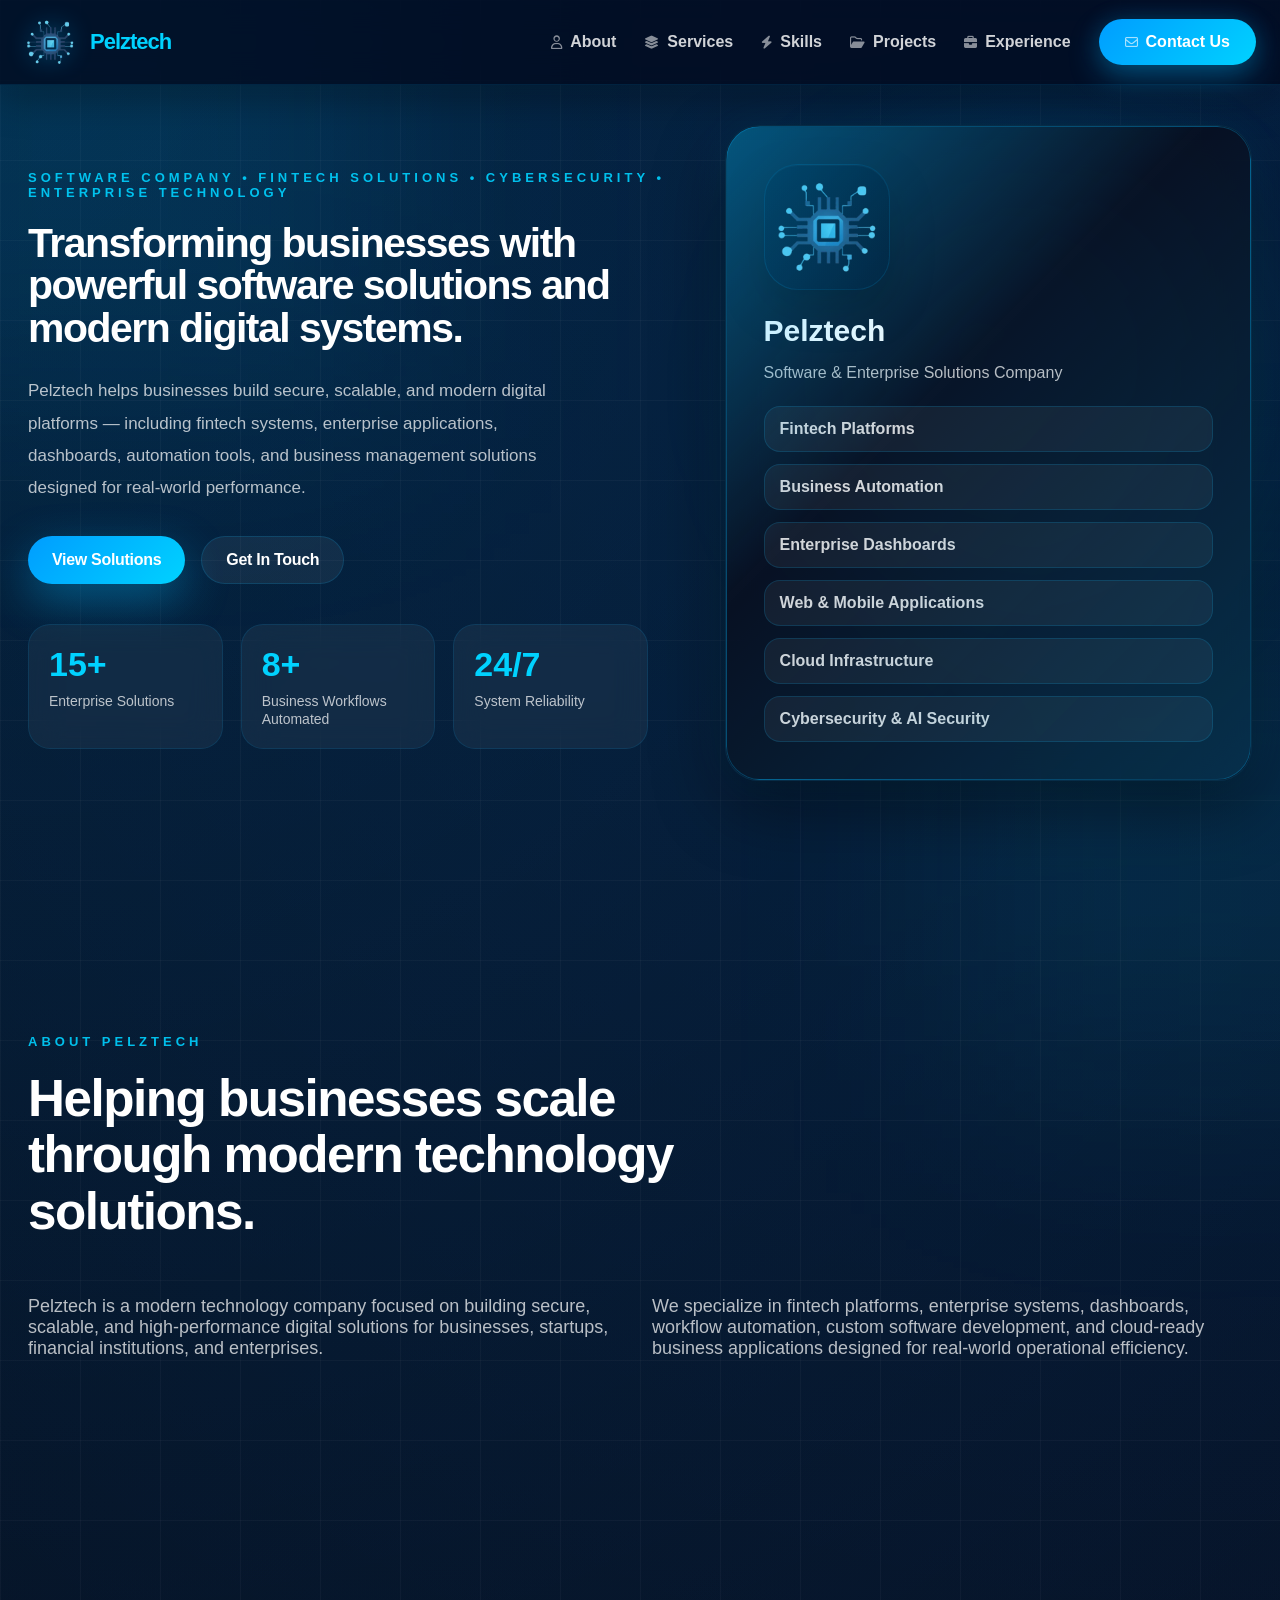
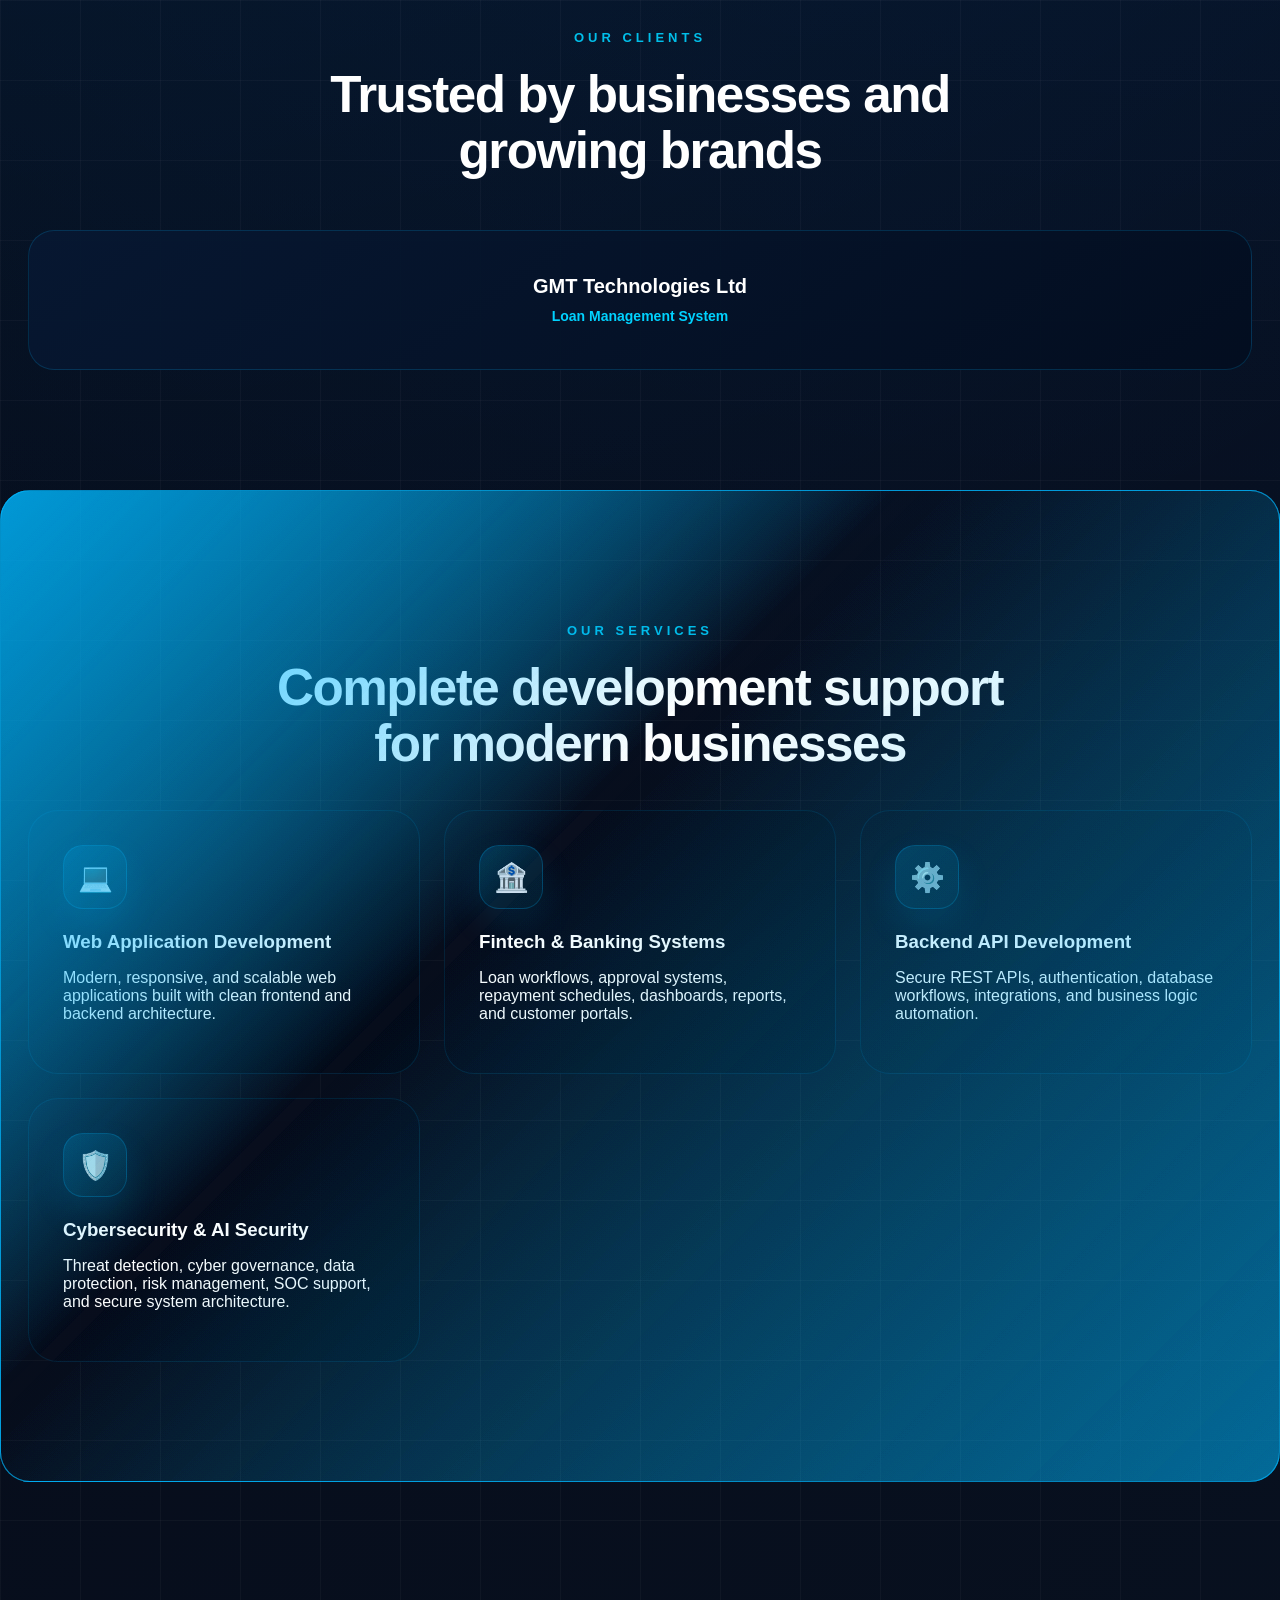
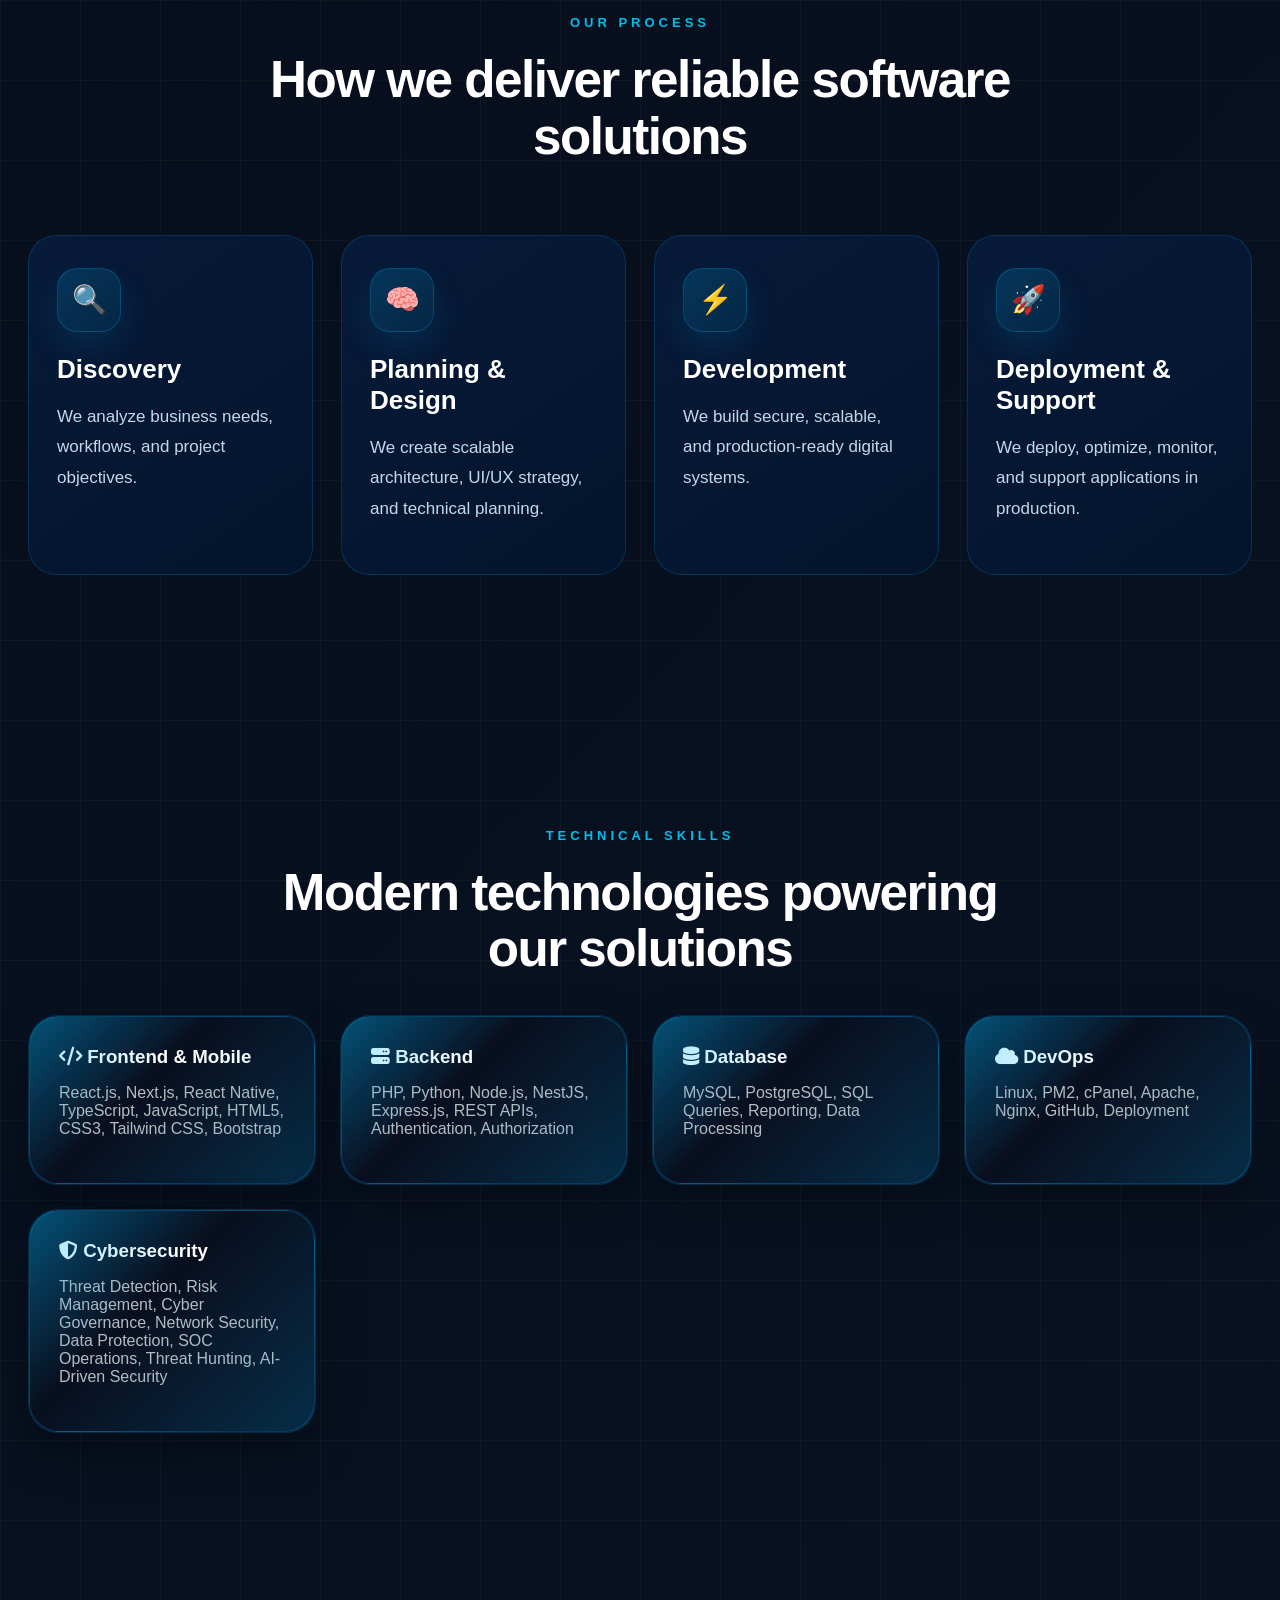
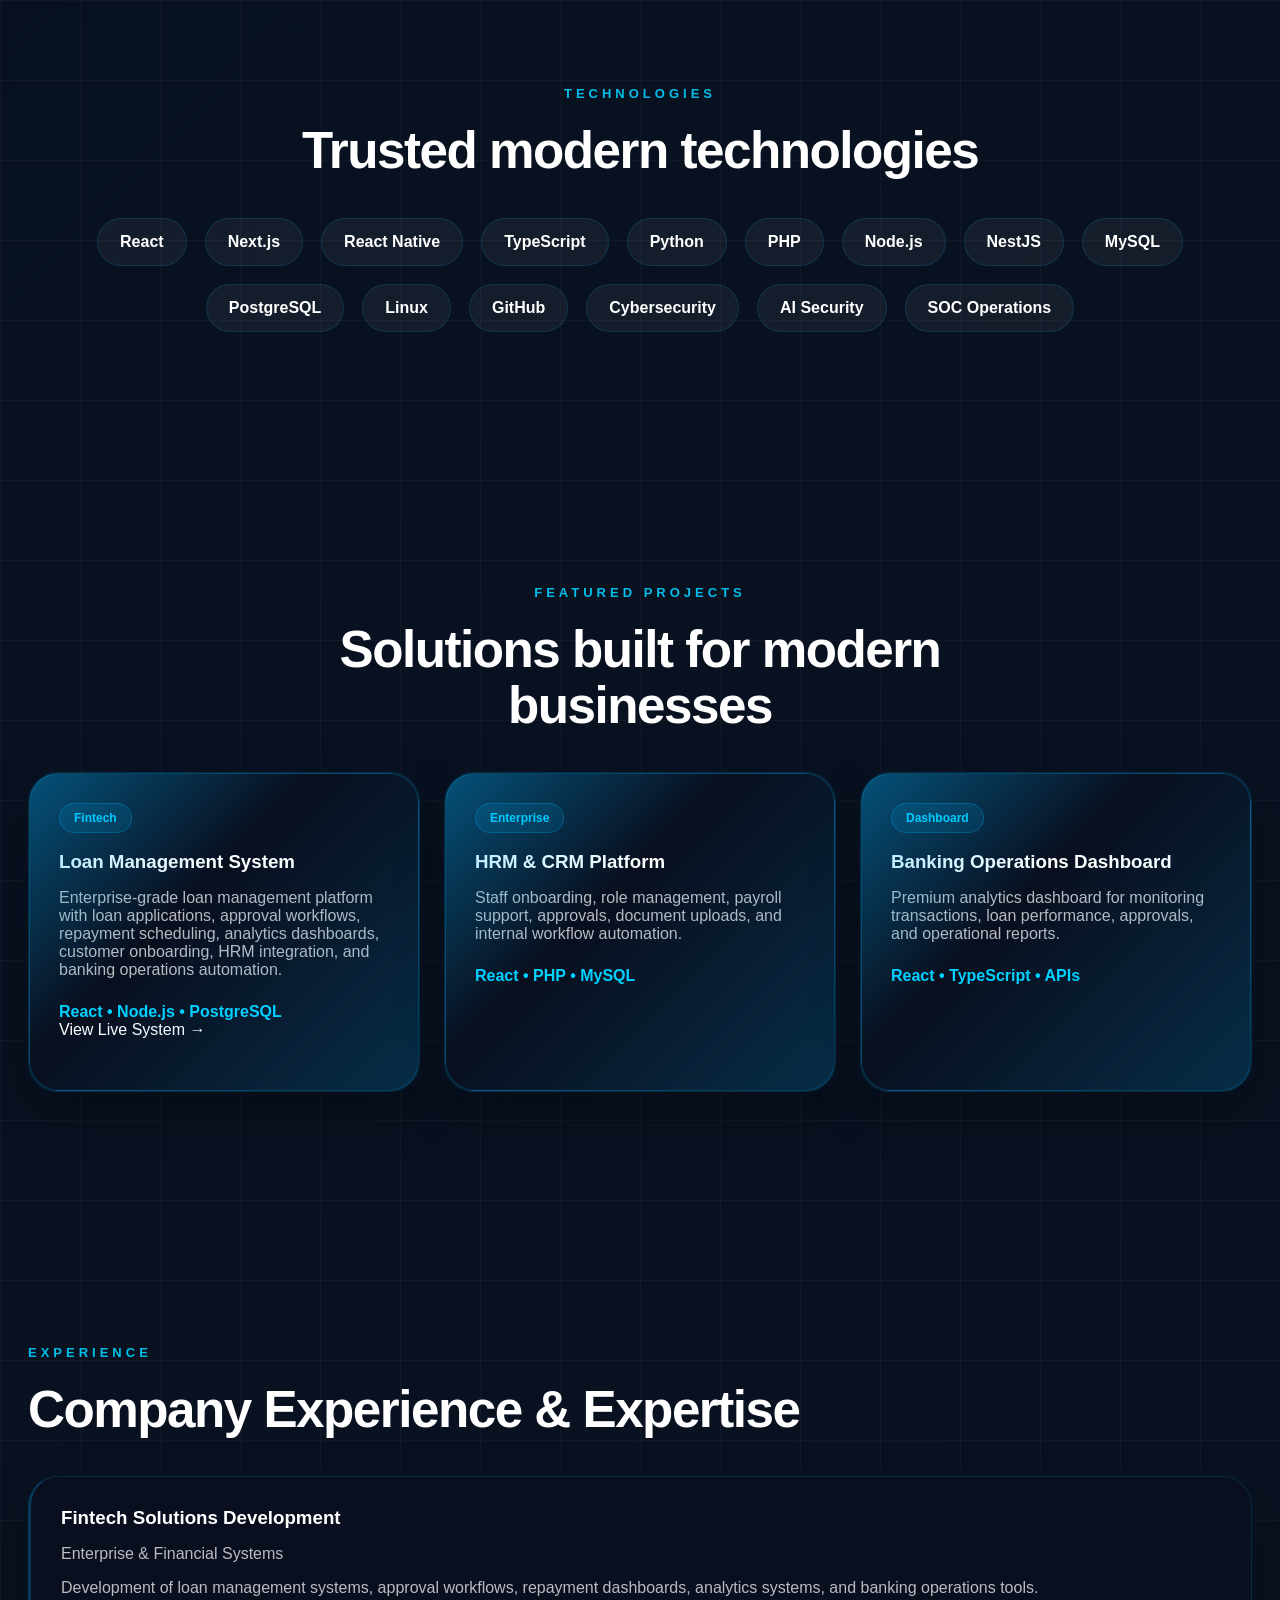
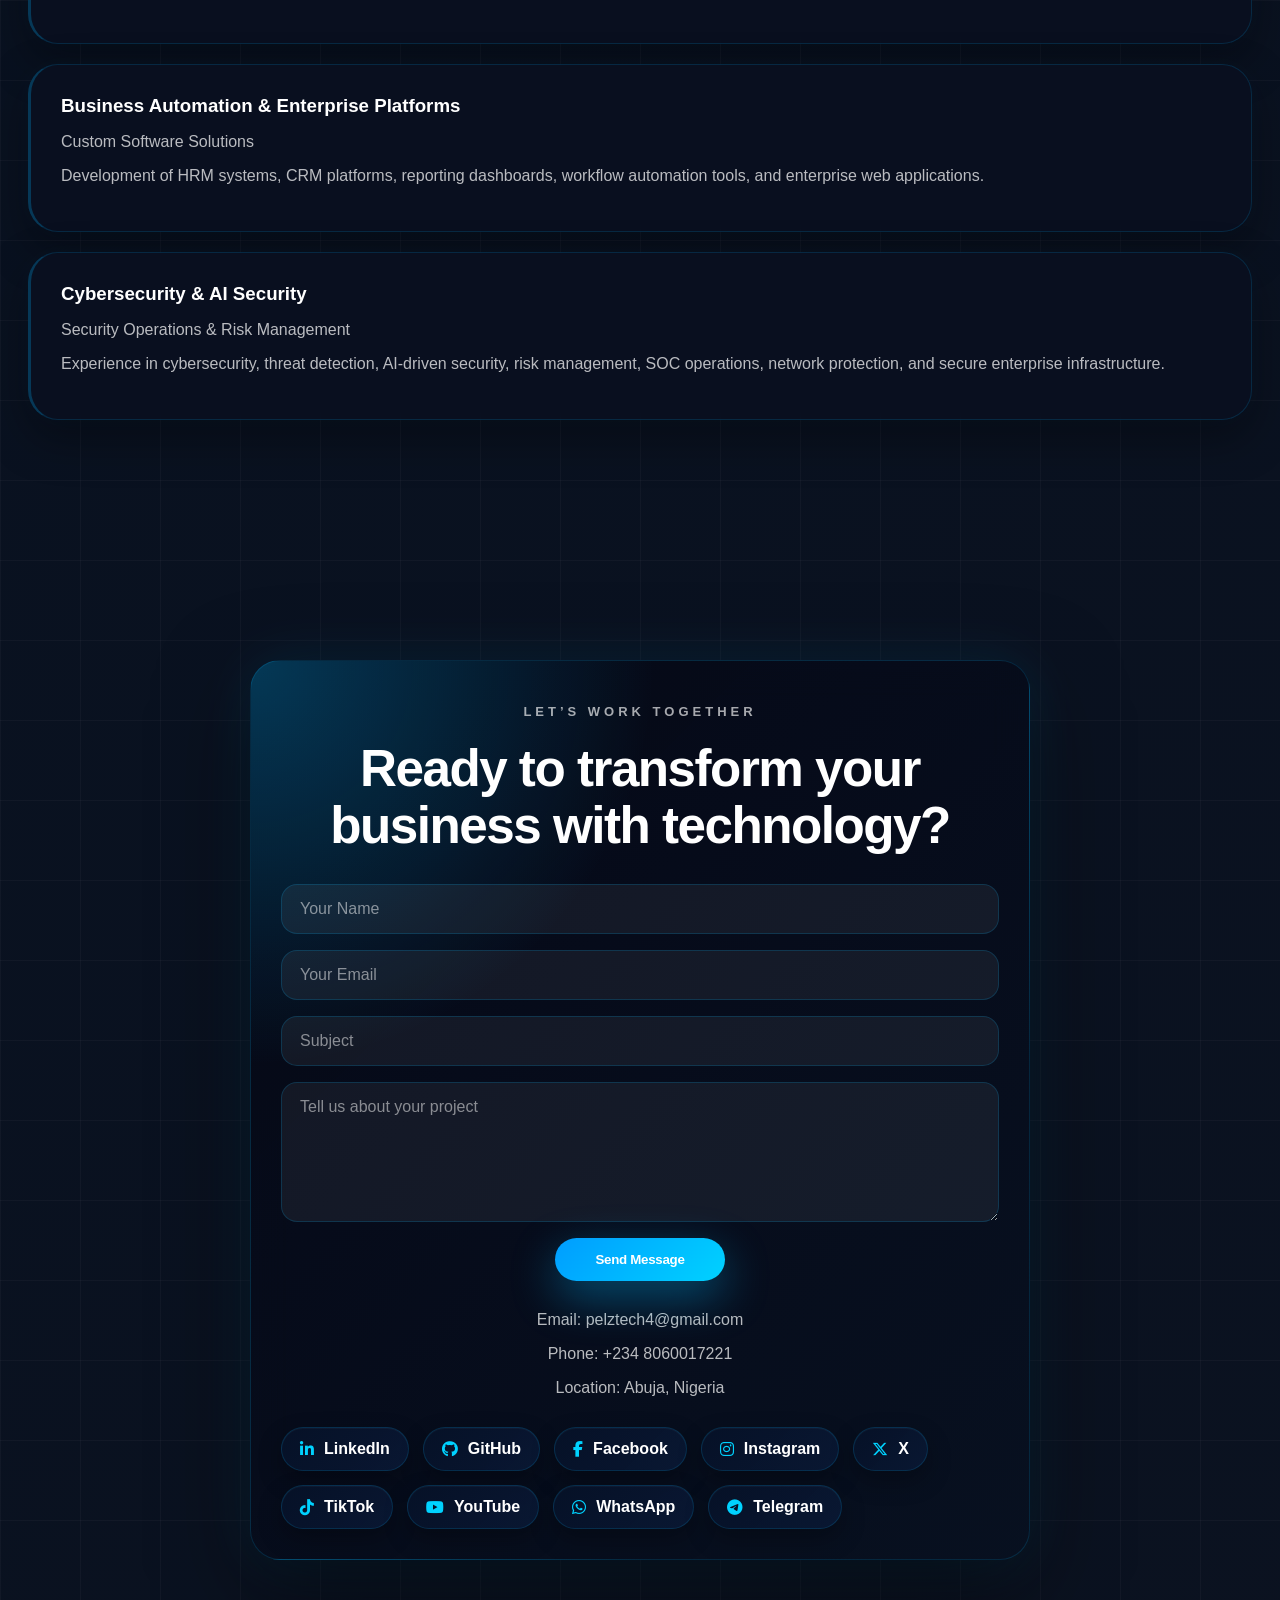
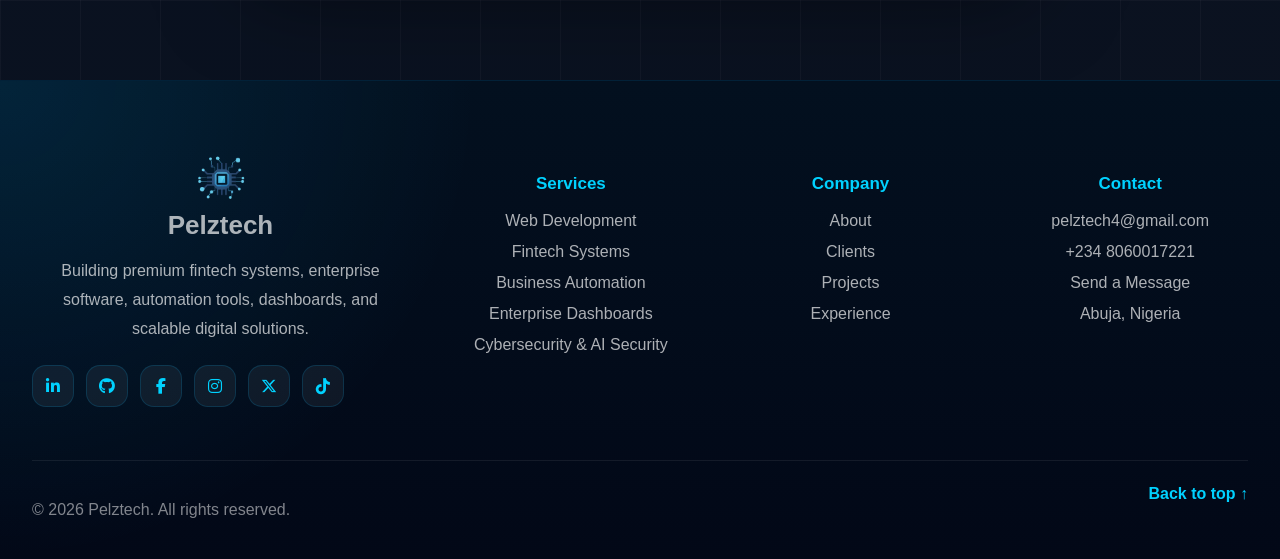
<file: index.html>
<!DOCTYPE html>
<html lang="en">
<head>
  <meta charset="UTF-8" />
  <meta name="viewport" content="width=device-width, initial-scale=1.0" />
  <title>Pelztech | Software Development, Cybersecurity & Fintech Solutions</title>
  <meta name="description" content="Pelztech delivers modern software solutions, fintech systems, cybersecurity, AI security, enterprise applications, dashboards, automation platforms, and digital transformation services." />
  <link rel="stylesheet" href="https://cdnjs.cloudflare.com/ajax/libs/font-awesome/6.5.1/css/all.min.css" />
<link rel="stylesheet" href="style.css" />
</head>

<body>
  <div class="scroll-progress" id="scrollProgress"></div>
<header class="site-header">
  <nav class="navbar">
    <a href="#home" class="brand">
      <img src="pelztechnewlogo-removebg-preview.png" alt="Pelztech Logo" class="brand-logo" />
      <span>Pelztech</span>
    </a>

    <button class="menu-toggle" id="menuToggle">☰</button>

    <div class="nav-links" id="navLinks">
  <a href="#about"><i class="fa-regular fa-user"></i><span>About</span></a>
  <a href="#services"><i class="fa-solid fa-layer-group"></i><span>Services</span></a>
  <a href="#skills"><i class="fa-solid fa-bolt"></i><span>Skills</span></a>
  <a href="#projects"><i class="fa-regular fa-folder-open"></i><span>Projects</span></a>
  <a href="#experience"><i class="fa-solid fa-briefcase"></i><span>Experience</span></a>
  <a href="#contact" class="nav-cta"><i class="fa-regular fa-envelope"></i><span>Contact Us</span></a>
</div>
  </nav>
</header>

<main>
  <section id="home" class="hero section reveal">
    <div class="hero-content">
      <p class="eyebrow">Software Company • Fintech Solutions • Cybersecurity • Enterprise Technology</p>
      <h1>Transforming businesses with powerful software solutions and modern digital systems.</h1>
      <p class="hero-text">
        Pelztech helps businesses build secure, scalable, and modern digital platforms —
        including fintech systems, enterprise applications, dashboards, automation tools,
        and business management solutions designed for real-world performance.
      </p>

      <div class="hero-actions">
        <a href="#projects" class="btn primary">View Solutions</a>
        <a href="#contact" class="btn secondary">Get In Touch</a>
      </div>

    <div class="stats-grid">
  <div><strong>15+</strong><span>Enterprise Solutions</span></div>
  <div><strong>8+</strong><span>Business Workflows Automated</span></div>
  <div><strong>24/7</strong><span>System Reliability</span></div>
</div>
    </div>

    <div class="hero-card">
      <div class="profile-circle">
        <img src="pelztechnewlogo-removebg-preview.png" alt="Pelztech Logo" />
      </div>
      <h3>Pelztech</h3>
      <p>Software & Enterprise Solutions Company</p>
      <ul>
        <li>Fintech Platforms</li>
        <li>Business Automation</li>
        <li>Enterprise Dashboards</li>
        <li>Web & Mobile Applications</li>
        <li>Cloud Infrastructure</li>
        <li>Cybersecurity & AI Security</li>
      </ul>
    </div>
  </section>

  <section id="about" class="section reveal">
    <div class="section-heading">
      <p class="eyebrow">About Pelztech</p>
      <h2>Helping businesses scale through modern technology solutions.</h2>
    </div>

    <div class="about-grid">
      <p>
        Pelztech is a modern technology company focused on building secure,
        scalable, and high-performance digital solutions for businesses,
        startups, financial institutions, and enterprises.
      </p>
      <p>
        We specialize in fintech platforms, enterprise systems, dashboards,
        workflow automation, custom software development, and cloud-ready
        business applications designed for real-world operational efficiency.
      </p>
    </div>
  </section>


  <section id="clients" class="section clients-section reveal">
  <div class="section-heading center">
    <p class="eyebrow">Our Clients</p>
    <h2>Trusted by businesses and growing brands</h2>
  </div>

  <div class="clients-grid">
  <a
    href="https://gmttechnologiesltd.com"
    class="client-logo"
    target="_blank"
  >
    <span>GMT Technologies Ltd</span>
    <small>Loan Management System</small>
  </a>
</div>
</section>


  <section id="services" class="section reveal">
    <div class="section-heading center">
      <p class="eyebrow">Our Services</p>
      <h2>Complete development support for modern businesses</h2>
    </div>

    <div class="services-grid">
      <div class="service-card">
        <div class="service-icon">💻</div>
        <h3>Web Application Development</h3>
        <p>Modern, responsive, and scalable web applications built with clean frontend and backend architecture.</p>
      </div>

      <div class="service-card">
        <div class="service-icon">🏦</div>
        <h3>Fintech & Banking Systems</h3>
        <p>Loan workflows, approval systems, repayment schedules, dashboards, reports, and customer portals.</p>
      </div>

      <div class="service-card">
        <div class="service-icon">⚙️</div>
        <h3>Backend API Development</h3>
        <p>Secure REST APIs, authentication, database workflows, integrations, and business logic automation.</p>
      </div>

      <div class="service-card">
  <div class="service-icon">🛡️</div>
  <h3>Cybersecurity & AI Security</h3>
  <p>Threat detection, cyber governance, data protection, risk management, SOC support, and secure system architecture.</p>
</div>


    </div>
  </section>

  <section class="section reveal">
    <div class="section-heading center">
      <p class="eyebrow">Our Process</p>
      <h2>How we deliver reliable software solutions</h2>
    </div>

    <div class="process-grid">
      <div><div class="process-icon">🔍</div><h3>Discovery</h3><p>We analyze business needs, workflows, and project objectives.</p></div>
      <div><div class="process-icon">🧠</div><h3>Planning & Design</h3><p>We create scalable architecture, UI/UX strategy, and technical planning.</p></div>
      <div><div class="process-icon">⚡</div><h3>Development</h3><p>We build secure, scalable, and production-ready digital systems.</p></div>
      <div><div class="process-icon">🚀</div><h3>Deployment & Support</h3><p>We deploy, optimize, monitor, and support applications in production.</p></div>
    </div>
  </section>

  <section id="skills" class="section reveal">
    <div class="section-heading center">
      <p class="eyebrow">Technical Skills</p>
      <h2>Modern technologies powering our solutions</h2>
    </div>

    <div class="skills-grid">
      <div class="skill-card">
  <h3><i class="fa-solid fa-code"></i> Frontend & Mobile</h3>
  <p>
    React.js, Next.js, React Native, TypeScript,
    JavaScript, HTML5, CSS3, Tailwind CSS, Bootstrap
  </p>
</div>
      <div class="skill-card">
  <h3><i class="fa-solid fa-server"></i> Backend</h3>
  <p>
    PHP, Python, Node.js, NestJS, Express.js,
    REST APIs, Authentication, Authorization
  </p>
</div>
      <div class="skill-card"><h3><i class="fa-solid fa-database"></i> Database</h3><p>MySQL, PostgreSQL, SQL Queries, Reporting, Data Processing</p></div>
      <div class="skill-card"><h3><i class="fa-solid fa-cloud"></i> DevOps</h3><p>Linux, PM2, cPanel, Apache, Nginx, GitHub, Deployment</p></div>
      <div class="skill-card">
  <h3><i class="fa-solid fa-shield-halved"></i> Cybersecurity</h3>
  <p>
    Threat Detection, Risk Management, Cyber Governance,
    Network Security, Data Protection, SOC Operations,
    Threat Hunting, AI-Driven Security
  </p>
</div>
    </div>
  </section>

  <section class="section reveal">
    <div class="section-heading center">
      <p class="eyebrow">Technologies</p>
      <h2>Trusted modern technologies</h2>
    </div>

    <div class="tech-stack">
   <span>React</span>
<span>Next.js</span>
<span>React Native</span>
<span>TypeScript</span>
<span>Python</span>
<span>PHP</span>
<span>Node.js</span>
<span>NestJS</span>
      <span>MySQL</span>
      <span>PostgreSQL</span>
      <span>Linux</span>
      <span>GitHub</span>
      <span>Cybersecurity</span>
<span>AI Security</span>
<span>SOC Operations</span>
    </div>
  </section>

  <section id="projects" class="section reveal">
    <div class="section-heading center">
      <p class="eyebrow">Featured Projects</p>
      <h2>Solutions built for modern businesses</h2>
    </div>

    <div class="projects-grid">
      <article class="project-card">
        <span class="project-tag">Fintech</span>
        <h3>Loan Management System</h3>
        <p>
Enterprise-grade loan management platform with loan applications,
approval workflows, repayment scheduling, analytics dashboards,
customer onboarding, HRM integration, and banking operations automation.
</p>
        
        <div class="tech-list">React • Node.js • PostgreSQL</div>
        <a href="https://gmttechnologiesltd.com/dashboard/admin/loan-management"
   target="_blank"
   class="project-link">
   View Live System →
</a>
      </article>

      <article class="project-card">
        <span class="project-tag">Enterprise</span>
        <h3>HRM & CRM Platform</h3>
        <p>Staff onboarding, role management, payroll support, approvals, document uploads, and internal workflow automation.</p>
        <div class="tech-list">React • PHP • MySQL</div>
      </article>

      <article class="project-card">
        <span class="project-tag">Dashboard</span>
        <h3>Banking Operations Dashboard</h3>
        <p>Premium analytics dashboard for monitoring transactions, loan performance, approvals, and operational reports.</p>
        <div class="tech-list">React • TypeScript • APIs</div>
      </article>
    </div>
  </section>

  <section id="experience" class="section reveal">
    <div class="section-heading">
      <p class="eyebrow">Experience</p>
      <h2>Company Experience & Expertise</h2>
    </div>

    <div class="timeline">
      <div class="timeline-item">
        <h3>Fintech Solutions Development</h3>
        <p class="muted">Enterprise & Financial Systems</p>
        <p>Development of loan management systems, approval workflows, repayment dashboards, analytics systems, and banking operations tools.</p>
      </div>

      <div class="timeline-item">
        <h3>Business Automation & Enterprise Platforms</h3>
        <p class="muted">Custom Software Solutions</p>
        <p>Development of HRM systems, CRM platforms, reporting dashboards, workflow automation tools, and enterprise web applications.</p>
      </div>

      <div class="timeline-item">
  <h3>Cybersecurity & AI Security</h3>
  <p class="muted">Security Operations & Risk Management</p>
  <p>
    Experience in cybersecurity, threat detection,
    AI-driven security, risk management, SOC operations,
    network protection, and secure enterprise infrastructure.
  </p>
</div>


    </div>
  </section>

<section id="contact" class="section contact-section reveal">
  <div class="contact-card">
  <p class="eyebrow">Let’s Work Together</p>
  <h2>Ready to transform your business with technology?</h2>

<form
  id="contactForm"
  class="contact-form"
  action="https://formspree.io/f/xvzlvqla"
  method="POST"
>


    <input type="text" name="name" placeholder="Your Name" required />
    <input type="email" name="email" placeholder="Your Email" required />
    <input type="text" name="subject" placeholder="Subject" required />
    <textarea name="message" placeholder="Tell us about your project" required></textarea>

   <button type="submit" class="btn primary submit-btn" id="submitBtn">
  <span class="btn-text">Send Message</span>
  <span class="btn-loader"></span>
</button>
  </form>

  <p>Email: <a href="mailto:pelztech4@gmail.com">pelztech4@gmail.com</a></p>
  <p>Phone: <a href="tel:+2348060017221">+234 8060017221</a></p>
  <p>Location: Abuja, Nigeria</p>

<div class="social-links">
  <a href="https://linkedin.com/company/pelztech" target="_blank">
    <i class="fa-brands fa-linkedin-in"></i>
    <span>LinkedIn</span>
  </a>

  <a href="https://github.com/pelztech4-pixel" target="_blank">
    <i class="fa-brands fa-github"></i>
    <span>GitHub</span>
  </a>

  <a href="https://facebook.com/YOURPAGE" target="_blank">
    <i class="fa-brands fa-facebook-f"></i>
    <span>Facebook</span>
  </a>

  <a href="https://instagram.com/YOURPAGE" target="_blank">
    <i class="fa-brands fa-instagram"></i>
    <span>Instagram</span>
  </a>

  <a href="https://x.com/YOURPAGE" target="_blank">
    <i class="fa-brands fa-x-twitter"></i>
    <span>X</span>
  </a>

  <a href="https://tiktok.com/@YOURPAGE" target="_blank">
    <i class="fa-brands fa-tiktok"></i>
    <span>TikTok</span>
  </a>

  <a href="https://youtube.com/@YOURPAGE" target="_blank">
    <i class="fa-brands fa-youtube"></i>
    <span>YouTube</span>
  </a>

  <a href="https://wa.me/2348060017221" target="_blank">
    <i class="fa-brands fa-whatsapp"></i>
    <span>WhatsApp</span>
  </a>

  <a href="https://telegram.me/YOURPAGE" target="_blank">
    <i class="fa-brands fa-telegram"></i>
    <span>Telegram</span>
  </a>
</div>



</div>
</section>
</main>

<footer class="premium-footer">
  <div class="footer-top">
    <div class="footer-brand">
      <a href="#home" class="footer-logo">
        <img src="pelztechnewlogo-removebg-preview.png" alt="Pelztech Logo" />
        <span>Pelztech</span>
      </a>

      <p>
        Building premium fintech systems, enterprise software,
        automation tools, dashboards, and scalable digital solutions.
      </p>

      <div class="footer-socials">
        <a href="https://linkedin.com/company/pelztech" target="_blank"><i class="fa-brands fa-linkedin-in"></i></a>
        <a href="https://github.com/pelztech4-pixel" target="_blank"><i class="fa-brands fa-github"></i></a>
        <a href="https://facebook.com/YOURPAGE" target="_blank"><i class="fa-brands fa-facebook-f"></i></a>
        <a href="https://instagram.com/YOURPAGE" target="_blank"><i class="fa-brands fa-instagram"></i></a>
        <a href="https://x.com/YOURPAGE" target="_blank"><i class="fa-brands fa-x-twitter"></i></a>
        <a href="https://tiktok.com/@YOURPAGE" target="_blank"><i class="fa-brands fa-tiktok"></i></a>
      </div>
    </div>

    <div>
      <h4>Services</h4>
      <a href="#services">Web Development</a>
      <a href="#services">Fintech Systems</a>
      <a href="#services">Business Automation</a>
      <a href="#services">Enterprise Dashboards</a>
      <a href="#services">Cybersecurity & AI Security</a>
    </div>

    <div>
      <h4>Company</h4>
      <a href="#about">About</a>
      <a href="#clients">Clients</a>
      <a href="#projects">Projects</a>
      <a href="#experience">Experience</a>
    </div>

    <div>
      <h4>Contact</h4>
      <a href="mailto:pelztech4@gmail.com">pelztech4@gmail.com</a>
      <a href="tel:+2348060017221">+234 8060017221</a>
      <a href="#contact">Send a Message</a>
      <span>Abuja, Nigeria</span>
    </div>
  </div>

  <div class="footer-bottom">
    <p>© <span id="year"></span> Pelztech. All rights reserved.</p>
    <a href="#home">Back to top ↑</a>
  </div>
</footer>

<script src="script.js"></script>
</body>
</html>
</file>
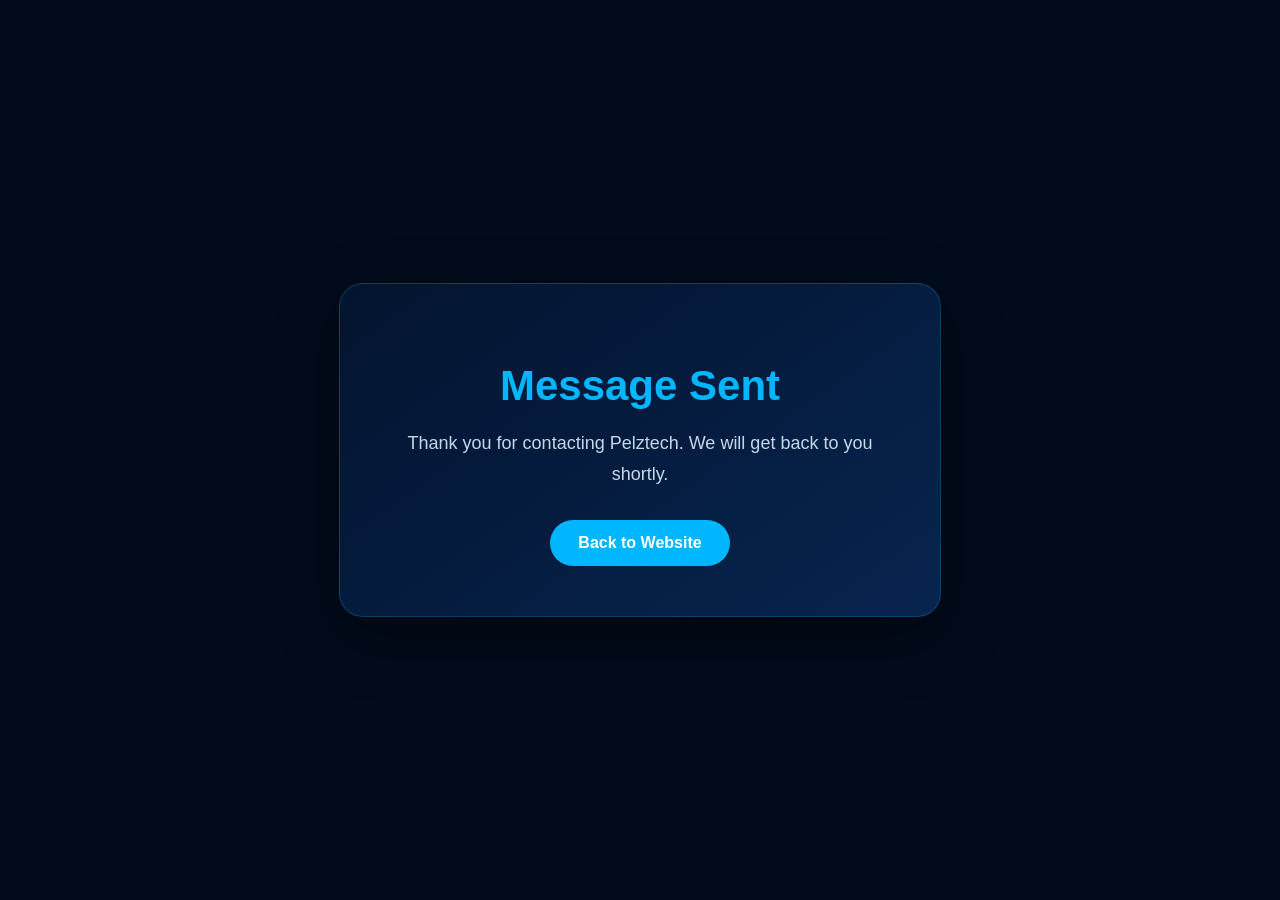
<file: thanks.html>
<!DOCTYPE html>
<html lang="en">
<head>
  <meta charset="UTF-8" />
  <meta name="viewport" content="width=device-width, initial-scale=1.0" />
  <title>Message Sent | Pelztech</title>

  <style>
    body{
      margin:0;
      height:100vh;
      display:flex;
      align-items:center;
      justify-content:center;
      background:#020b1c;
      font-family:Arial, sans-serif;
      color:white;
    }

    .success-box{
      width:90%;
      max-width:500px;
      padding:50px;
      border-radius:24px;
      background:linear-gradient(145deg,#03142f,#07244f);
      border:1px solid rgba(0,183,255,0.25);
      text-align:center;
      box-shadow:0 20px 60px rgba(0,0,0,0.45);
    }

    h1{
      font-size:42px;
      margin-bottom:15px;
      color:#00b7ff;
    }

    p{
      font-size:18px;
      line-height:1.7;
      color:#c7d7ea;
      margin-bottom:30px;
    }

    a{
      display:inline-flex;
      align-items:center;
      justify-content:center;
      padding:14px 28px;
      border-radius:999px;
      background:#00b7ff;
      color:white;
      text-decoration:none;
      font-weight:700;
    }

    a:hover{
      transform:translateY(-2px);
    }
  </style>
</head>
<body>

  <div class="success-box">
    <h1>Message Sent</h1>

    <p>
      Thank you for contacting Pelztech.
      We will get back to you shortly.
    </p>

    <a href="index.html">Back to Website</a>
  </div>

</body>
</html>
</file>
<file: style.css>
:root {
  --primary: #00b7ff;
  --primary-2: #00d2ff;
  --dark: #050816;
  --dark-2: #081120;
  --card: rgba(10, 16, 32, 0.86);
  --text: #ffffff;
  --muted: rgba(255, 255, 255, 0.72);
  --border: rgba(0, 183, 255, 0.16);
  --shadow: 0 24px 70px rgba(0, 0, 0, 0.45);
}
body {
  cursor: default;
}

a,
button,
.btn,
.service-card,
.project-card {
  cursor: pointer;
}
* {
  box-sizing: border-box;
}

html {
  scroll-behavior: smooth;
}

body {
  margin: 0;
  font-family: Inter, Arial, sans-serif;
  color: var(--text);
background:
  linear-gradient(rgba(255,255,255,0.03) 1px, transparent 1px),
  linear-gradient(90deg, rgba(255,255,255,0.03) 1px, transparent 1px),
  radial-gradient(circle at top left, rgba(0, 183, 255, 0.14), transparent 28%),
  radial-gradient(circle at top right, rgba(0, 102, 255, 0.12), transparent 30%),
  linear-gradient(135deg, var(--dark), var(--dark-2), #0b1220);

background-size:
  80px 80px,
  80px 80px,
  auto,
  auto,
  auto;
}

a {
  color: inherit;
  text-decoration: none;
}

/* HEADER */
.site-header {
  border-bottom: 1px solid rgba(0,183,255,0.08);
  position: sticky;
  top: 0;
  z-index: 1000;

  background: rgba(2, 10, 30, 0.78);
  backdrop-filter: blur(18px);

  border-bottom: 1px solid rgba(0, 183, 255, 0.12);

  box-shadow:
    0 10px 40px rgba(0,0,0,0.35),
    0 0 20px rgba(0,183,255,0.04);
}

.navbar {
   width: min(1440px, calc(100% - 48px));
  margin: 0 auto;

  display: flex;
  align-items: center;
  justify-content: space-between;

  padding: 16px 0;
}

.brand {
  display: flex;
  align-items: center;
  gap: 14px;

  text-decoration: none;
  color: #ffffff;

  font-size: 22px;
  font-weight: 800;
  letter-spacing: -1px;

  transition: transform 0.3s ease;
}

.brand:hover {
  transform: translateY(-2px);
}

.brand-logo {
  width: 52px;
  height: 52px;
  object-fit: contain;

  filter:
    drop-shadow(0 0 12px rgba(0,183,255,0.45));

  transition: transform 0.35s ease;
}

.brand:hover .brand-logo {
  transform: rotate(-6deg) scale(1.04);
}
.brand span {
  color: var(--primary-2);
}

.nav-links {
  gap: 28px;
  display: flex;
  align-items: center;

}

.nav-links a:hover {
  color: var(--primary-2);
}
.nav-links a {
  display: flex;
align-items: center;
gap: 8px;
  position: relative;

  color: rgba(255,255,255,0.82);
  text-decoration: none;

  font-size: 16px;
  font-weight: 600;

  transition:
    color 0.25s ease,
    transform 0.25s ease;
}
.nav-links a i {
  font-size: 13px;
  opacity: 0.65;
  transition: all 0.3s ease;
}
.nav-links a {
  position: relative;
}

.nav-links a::after {
  content: "";
  position: absolute;
  left: 0;
  bottom: -6px;
  width: 0;
  height: 2px;
  background: #00b7ff;
  transition: width 0.3s ease;
}

.nav-links a:hover::after {
  width: 100%;
}
.nav-links a:hover i {
  color: #00b7ff;
  opacity: 1;
  transform: translateY(-1px);
}
.service-icon,
.process-icon {
  width: 64px;
  height: 64px;
  border-radius: 20px;
  display: flex;
  align-items: center;
  justify-content: center;
  font-size: 28px;
  background: linear-gradient(135deg, rgba(0,183,255,0.18), rgba(0,210,255,0.08));
  border: 1px solid rgba(0,183,255,0.22);
  box-shadow: 0 15px 35px rgba(0,183,255,0.12);
  margin-bottom: 22px;
  transition: transform 0.3s ease, box-shadow 0.3s ease;
}

.service-card:hover .service-icon,
.process-grid div:hover .process-icon {
  transform: translateY(-4px) scale(1.05);
  box-shadow: 0 22px 45px rgba(0,183,255,0.22);
}
.nav-links a:hover {
  color: #00cfff;
  transform: translateY(-2px);
}


.nav-links a:hover::after {
  width: 100%;
}

.nav-cta {
  background: linear-gradient(135deg, #009dff, #00d2ff);
  color: #fff !important;
  padding: 14px 26px;
  border-radius: 999px;
  box-shadow:
    0 12px 32px rgba(0, 183, 255, 0.32),
    0 0 25px rgba(0,183,255,0.15);

  transition:
    transform 0.3s ease,
    box-shadow 0.3s ease;
}
.contact-form {
  display: grid;
  gap: 16px;
  margin: 30px 0;
}

.contact-form input,
.contact-form textarea {
  width: 100%;
  border: 1px solid rgba(0,183,255,0.18);
  background: rgba(255,255,255,0.06);
  color: #ffffff;
  padding: 15px 18px;
  border-radius: 16px;
  outline: none;
  font: inherit;
}

.contact-form textarea {
  min-height: 140px;
  resize: vertical;
}

.contact-form input::placeholder,
.contact-form textarea::placeholder {
  color: rgba(255,255,255,0.5);
}

.contact-form input:focus,
.contact-form textarea:focus {
  border-color: rgba(0,183,255,0.55);
  box-shadow: 0 0 0 4px rgba(0,183,255,0.08);
}
.submit-btn {
  min-width: 170px;
  gap: 10px;
}

.btn-loader {
  width: 18px;
  height: 18px;
  border: 3px solid rgba(255,255,255,0.35);
  border-top-color: #ffffff;
  border-radius: 50%;
  display: none;
  animation: spin 0.8s linear infinite;
}

.submit-btn.loading .btn-loader {
  display: inline-block;
}

.submit-btn.loading {
  pointer-events: none;
  opacity: 0.85;
}

@keyframes spin {
  to {
    transform: rotate(360deg);
  }
}
.process-grid{
  display:grid;
  grid-template-columns:repeat(auto-fit,minmax(240px,1fr));
  gap:28px;
  margin-top:70px;
}

.process-grid > div{
  background:linear-gradient(145deg,#071a38,#03142c);
  border:1px solid rgba(0,183,255,0.18);
  border-radius:28px;
  padding:32px 28px;
  transition:0.35s ease;
  position:relative;
  overflow:hidden;
}

.process-grid > div::before{
  content:"";
  position:absolute;
  inset:0;
  background:linear-gradient(
    135deg,
    rgba(0,183,255,0.12),
    transparent 45%
  );
  opacity:0;
  transition:0.35s ease;
}

.process-grid > div:hover::before{
  opacity:1;
}

.process-grid > div:hover{
  transform:translateY(-8px);
  border-color:rgba(0,183,255,0.35);
  box-shadow:0 25px 50px rgba(0,0,0,0.45);
}

.process-icon{
  width:72px;
  height:72px;
  border-radius:22px;
  display:flex;
  align-items:center;
  justify-content:center;
  font-size:34px;
  margin-bottom:24px;
  background:rgba(0,183,255,0.1);
  border:1px solid rgba(0,183,255,0.2);
}

.process-grid h3{
  font-size:26px;
  margin-bottom:14px;
  color:#ffffff;
}

.process-grid p{
  font-size:17px;
  line-height:1.8;
  color:#c7d7ea;
}
.contact-form button {
  border: none;
  width: fit-content;
  margin: auto;
}
.nav-cta:hover {
  transform: translateY(-3px) scale(1.03);

  box-shadow:
    0 18px 45px rgba(0,183,255,0.42),
    0 0 35px rgba(0,183,255,0.25);
}
.reveal {
  opacity: 0;
  transform: translateY(60px);
  transition:
    opacity 0.9s ease,
    transform 0.9s ease;
}

.reveal.active {
  opacity: 1;
  transform: translateY(0);
}
.menu-toggle {
  display: none;
  border: 0;
  background: transparent;
  color: #fff;
  font-size: 30px;
}

/* GENERAL SECTION */
.section {
 max-width: 1440px;
  margin: auto;
 padding: 120px 28px;
}

.hero {
  display: grid;
  grid-template-columns: 1.1fr 0.9fr;
  gap: 52px;
  align-items: center;
  min-height: 78vh;
  position: relative;
}

.hero::before {
  content: "";
  position: absolute;
  right: 40px;
  top: 90px;
  width: 430px;
  height: 430px;
  background: linear-gradient(135deg, rgba(0, 183, 255, 0.25), rgba(0, 210, 255, 0.12));
  filter: blur(70px);
  border-radius: 50%;
  z-index: -1;
}

.eyebrow {
  color: var(--primary-2);

 font-size: 13px;
  font-weight: 800;

  letter-spacing: 4px;
  text-transform: uppercase;

  margin-bottom: 22px;

  opacity: 0.9;
}

h1 {
  max-width: 620px;

  font-size: clamp(28px, 3.2vw, 46px);

 line-height: 1.04;

  font-weight: 900;

  letter-spacing: -1.5px;

  margin: 12px 0 20px;

  color: #ffffff;

  background: none;

  -webkit-text-fill-color: unset;
}

h2 {
  font-size: clamp(34px, 4vw, 56px);
  line-height: 1.1;
  margin: 8px 0 18px;
  color: #ffffff;
  letter-spacing: -1.5px;
}

h3 {
  margin: 0 0 12px;
  color: #ffffff;
}

.hero-text {
  max-width: 560px;

  font-size: 17px;
  line-height: 1.9;

  color: rgba(255,255,255,0.72);

  font-weight: 400;

  margin-top: 26px;
}

.hero-actions {
  display: flex;
  gap: 16px;
  margin-top: 32px;
  flex-wrap: wrap;
}

.btn {
  letter-spacing: -0.3px;
  padding: 14px 24px;
  border-radius: 999px;
  font-weight: 900;
  display: inline-flex;
  align-items: center;
  justify-content: center;
  transition: 0.3s ease;
  position: relative;
overflow: hidden;
}

.btn::before {
  content: "";

  position: absolute;
  top: 0;
  left: -120%;

  width: 100%;
  height: 100%;

  background:
    linear-gradient(
      90deg,
      transparent,
      rgba(255,255,255,0.25),
      transparent
    );

  transition: left 0.7s ease;
}

.btn:hover::before {
  left: 120%;
}

.btn.primary {
  background: linear-gradient(135deg, #009dff, #00d2ff);
  color: #fff;
  box-shadow: 0 16px 45px rgba(0, 183, 255, 0.38);
}

.btn.secondary {
  background: rgba(255, 255, 255, 0.06);
  color: #ffffff;
  border: 1px solid var(--border);
}

.btn:hover {
  transform: translateY(-4px);
}

/* HERO CARD */
.hero-card {
  background: var(--card);
  transform-style: preserve-3d;
  border: 1px solid var(--border);
  border-radius: 34px;
  padding: 38px;
  backdrop-filter: blur(22px);
  box-shadow: var(--shadow), 0 0 45px rgba(0, 183, 255, 0.09);
  position: relative;
  overflow: hidden;
}
.hero-card:hover {
  border-color: rgba(0,183,255,0.35);
  transform:
    translateY(-8px)
    rotateX(2deg)
    rotateY(-2deg);

  box-shadow:
    0 40px 100px rgba(0,0,0,0.55),
    0 0 60px rgba(0,183,255,0.22);
}

.hero-card::before {
  content: "";
  position: absolute;
  inset: 0;
  background: linear-gradient(135deg, rgba(0, 183, 255, 0.1), transparent 42%);
  pointer-events: none;
}

.profile-circle {
  width: 126px;
  height: 126px;
  border-radius: 34px;
  background: linear-gradient(
  180deg,
  rgba(2, 10, 30, 0.98),
  rgba(3, 18, 40, 0.96)
);
  border: 1px solid rgba(0,183,255,0.14);
  display: grid;
  place-items: center;
  margin-bottom: 24px;
box-shadow:
  0 18px 40px rgba(0,0,0,0.35),
  inset 0 1px 0 rgba(255,255,255,0.03);
  overflow: hidden;
}
.nav-links a.active {
  color: #00d2ff;
}
.scroll-progress {
  position: fixed;
  top: 0;
  left: 0;
  height: 4px;
  width: 0%;
  background: linear-gradient(90deg, #00b7ff, #00d2ff);
  z-index: 9999;
  box-shadow: 0 0 18px rgba(0,183,255,0.7);
}
.nav-links a.active::after {
  width: 100%;
}
.profile-circle img {
  width: 88%;
  height: 88%;
  object-fit: contain;
}

.hero-card h3 {
  font-size: 30px;
}

.hero-card p {
  color: var(--muted);
}

.hero-card ul {
  list-style: none;
  padding: 0;
  margin: 24px 0 0;
  display: grid;
  gap: 12px;
}

.hero-card li {
  background: rgba(255, 255, 255, 0.055);
  border: 1px solid var(--border);
  padding: 13px 15px;
  border-radius: 16px;
  color: rgba(255, 255, 255, 0.82);
  font-weight: 700;
}

/* ABOUT */
.section-heading {
  max-width: 780px;
  margin-bottom: 38px;
}

.section-heading.center {
  text-align: center;
  margin-left: auto;
  margin-right: auto;
}

.about-grid {
  display: grid;
  grid-template-columns: 1fr 1fr;
  gap: 24px;
  color: var(--muted);
  font-size: 18px;
}

/* CARDS */
.skills-grid,
.projects-grid {
  display: grid;
  gap: 24px;
}

.skills-grid {
  grid-template-columns: repeat(4, 1fr);
}

.projects-grid {
  grid-template-columns: repeat(3, 1fr);
}

.skill-card,
.project-card,
.timeline-item,
.contact-card {
  background: var(--card);
  border: 1px solid var(--border);
  border-radius: 30px;
  padding: 30px;
  backdrop-filter: blur(18px);
  box-shadow: 0 18px 45px rgba(0, 0, 0, 0.35), 0 0 25px rgba(0, 183, 255, 0.04);
  transition: 0.35s ease;
  position: relative;
  overflow: hidden;
}

.skill-card::before,
.project-card::before {
  content: "";
  position: absolute;
  inset: 0;
  background: linear-gradient(135deg, rgba(0, 183, 255, 0.08), transparent 42%);
  pointer-events: none;
}

.skill-card:hover,
.project-card:hover,
.timeline-item:hover {
  transform: translateY(-10px);
  border-color: rgba(0, 183, 255, 0.5);
  box-shadow: 0 30px 80px rgba(0, 0, 0, 0.48), 0 0 45px rgba(0, 183, 255, 0.2);
}

.skill-card p,
.project-card p,
.timeline-item p {
  color: var(--muted);
}

.project-card {
  min-height: 280px;
  cursor: pointer;
}

.project-card:hover .project-tag {
  background: rgba(0,183,255,0.22);
}

.project-tag {
  display: inline-flex;
  background: rgba(0, 183, 255, 0.12);
  color: var(--primary-2);
  border: 1px solid rgba(0, 183, 255, 0.25);
  padding: 7px 14px;
  border-radius: 999px;
  font-size: 12px;
  font-weight: 900;
  margin-bottom: 18px;
}

.tech-list {
  margin-top: 24px;
  font-weight: 900;
  color: var(--primary-2);
}

/* EXPERIENCE */
.timeline {
  display: grid;
  gap: 20px;
}

.muted {
  color: var(--muted);
}

/* CONTACT */
.contact-section {
  text-align: center;
}

.contact-card {
  max-width: 780px;
  margin: auto;
  background:
    radial-gradient(circle at top left, rgba(0, 183, 255, 0.28), transparent 34%),
    linear-gradient(135deg, rgba(5, 8, 22, 0.98), rgba(8, 17, 32, 0.96));
  box-shadow: 0 30px 90px rgba(0, 0, 0, 0.5), 0 0 55px rgba(0, 183, 255, 0.13);
}

.contact-card h2 {
  font-size: clamp(34px, 4vw, 52px);
}

.contact-card p,
.contact-card a {
  color: var(--muted);
}

.social-links {
  display: flex;
  flex-wrap: wrap;
  gap: 14px;
  margin-top: 30px;
}

.social-links a {
  display: inline-flex;
  align-items: center;
  gap: 10px;
  padding: 12px 18px;
  border-radius: 999px;
  background: rgba(255,255,255,0.06);
  border: 1px solid rgba(0,183,255,0.18);
  color: #ffffff;
  text-decoration: none;
  font-weight: 700;
  transition: 0.3s ease;
}

.social-links a i {
  font-size: 16px;
  color: #00d2ff;
}

.social-links a:hover {
  transform: translateY(-4px);

  border-color: rgba(0,183,255,0.45);

  background:
    linear-gradient(
      135deg,
      rgba(0,183,255,0.16),
      rgba(0,210,255,0.10)
    );

  box-shadow:
    0 18px 40px rgba(0,183,255,0.18),
    0 0 20px rgba(0,183,255,0.08);
}

.social-links a {
  display: inline-flex;
  align-items: center;
  gap: 10px;

  padding: 12px 18px;
  border-radius: 999px;

  background:
    linear-gradient(
      135deg,
      rgba(6, 18, 40, 0.95),
      rgba(10, 24, 52, 0.92)
    );

  border: 1px solid rgba(0,183,255,0.16);

  color: #ffffff;
  font-weight: 700;

  transition:
    transform 0.3s ease,
    border-color 0.3s ease,
    box-shadow 0.3s ease,
    background 0.3s ease;

  box-shadow:
    0 10px 25px rgba(0,0,0,0.28),
    inset 0 1px 0 rgba(255,255,255,0.03);
}

/* FOOTER */
footer {
  text-align: center;
  color: rgba(255, 255, 255, 0.55);
  padding: 32px 16px;
  border-top: 1px solid var(--border);
}

/* MOBILE */
@media (max-width: 900px) {
  .menu-toggle {
    display: block;
  }

  .nav-links {
    display: none;
    position: absolute;
    top: 76px;
    left: 16px;
    right: 16px;
    background: rgba(5, 8, 22, 0.96);
    flex-direction: column;
    padding: 22px;
    border-radius: 22px;
    box-shadow: var(--shadow);
    border: 1px solid var(--border);
  }

  .nav-links.show {
    display: flex;
  }

  .hero,
  .about-grid {
    grid-template-columns: 1fr;
  }

  .skills-grid,
  .projects-grid {
    grid-template-columns: 1fr;
  }

  .section {
    padding: 70px 18px;
  }

 h1 {
  font-size: clamp(34px, 10vw, 44px);
  line-height: 1.08;
  letter-spacing: -1px;
}

  .brand {
    font-size: 24px;
  }

  .brand-logo {
    width: 44px;
    height: 44px;
  }
}
/* =========================
   PREMIUM UPGRADE
========================= */

body::before {
  content: "";
  position: fixed;
  width: 600px;
  height: 600px;
  top: -200px;
  left: -200px;
  background: rgba(0, 183, 255, 0.10);
  filter: blur(120px);
  z-index: -2;
}

body::after {
  content: "";
  position: fixed;
  width: 500px;
  height: 500px;
  bottom: -180px;
  right: -180px;
  background: rgba(0, 210, 255, 0.08);
  filter: blur(120px);
  z-index: -2;
}

/* NAVBAR PREMIUM */
.site-header {
  box-shadow:
    0 10px 40px rgba(0,0,0,0.35),
    0 0 20px rgba(0,183,255,0.06);
    backdrop-filter: blur(16px);
-webkit-backdrop-filter: blur(16px);
}

/* HERO IMPROVEMENT */
.hero {
  padding-top: 40px;
}

.hero-content {
  position: relative;
  z-index: 2;
}

.hero h1 {
  animation: fadeUp 1s ease;
}

.hero-text {
  animation: fadeUp 1.2s ease;
}

/* FLOATING CARD EFFECT */
.hero-card {
  transform: translateY(0);
  animation: floatCard 5s ease-in-out infinite;
}

/* BUTTON EFFECTS */
.btn.primary:hover {
  transform: translateY(-5px) scale(1.02);

  box-shadow:
    0 22px 60px rgba(0,183,255,0.45),
    0 0 30px rgba(0,183,255,0.18);
}

.btn.secondary:hover {
  background: rgba(255,255,255,0.08);
}

/* PROJECT CARD PREMIUM */
.project-card {
  min-height: 320px;
}

.project-card:hover {
  transform: translateY(-12px) scale(1.01);
}

/* ADD GLOW TO CARDS */
.skill-card::after,
.project-card::after,
.service-card::after,
.hero-card::after {
  content: "";
  position: absolute;
  inset: 0;
  border-radius: inherit;
  padding: 1px;

  background:
    linear-gradient(
      135deg,
      rgba(0,183,255,0.35),
      transparent 40%,
      rgba(0,183,255,0.18)
    );

  border: 1px solid rgba(0,183,255,0.25);
  pointer-events: none;
}

/* SERVICES */
.services-grid {
  display: grid;
  grid-template-columns: repeat(3, 1fr);
  gap: 24px;
}

.service-card {
  min-height: 260px;
  padding: 34px;
  border-radius: 30px;

  background:
    linear-gradient(
      145deg,
      rgba(10,16,32,0.95),
      rgba(6,12,26,0.92)
    );

  border: 1px solid rgba(0,183,255,0.12);

  transition:
    transform 0.35s ease,
    border-color 0.35s ease,
    box-shadow 0.35s ease;
}

.service-card:hover {
  transform: translateY(-10px);

  border-color: rgba(0,183,255,0.4);

  box-shadow:
    0 30px 70px rgba(0,0,0,0.45),
    0 0 40px rgba(0,183,255,0.16);
}

.service-card span {
  width: 52px;
  height: 52px;
  border-radius: 16px;
  background: rgba(0,183,255,0.10);
  display: grid;
  place-items: center;
  font-size: 20px;
  margin-bottom: 18px;
}

/* STATS */
.stats-grid {
  display: grid;
  grid-template-columns: repeat(3, 1fr);
  gap: 18px;
  margin-top: 40px;
  max-width: 620px;
}

.stats-grid div {
  background: rgba(255,255,255,0.05);
  border: 1px solid rgba(0,183,255,0.12);
  border-radius: 22px;
  padding: 20px;
  backdrop-filter: blur(16px);
}

.stats-grid strong {
  display: block;
  font-size: 34px;
  color: #00d2ff;
  margin-bottom: 8px;
}

.stats-grid span {
  color: rgba(255,255,255,0.72);
  font-size: 14px;
}

/* TIMELINE */
.timeline-item {
  border-left: 3px solid rgba(0,183,255,0.25);
}

/* SCROLLBAR */
::-webkit-scrollbar {
  width: 10px;
}

::-webkit-scrollbar-track {
  background: #050816;
}

::-webkit-scrollbar-thumb {
  background: linear-gradient(
    180deg,
    #009dff,
    #00d2ff
  );

  border-radius: 999px;
}

/* ANIMATIONS */
@keyframes fadeUp {
  from {
    opacity: 0;
    transform: translateY(35px);
  }

  to {
    opacity: 1;
    transform: translateY(0);
  }
}

@keyframes floatCard {
  0% {
    transform: translateY(0px);
  }

  50% {
    transform: translateY(-10px);
  }

  100% {
    transform: translateY(0px);
  }
}

/* MOBILE */
@media (max-width: 900px) {

  .services-grid,
  .stats-grid {
    grid-template-columns: 1fr;
  }
.hero-text {
  font-size: 15px;
  line-height: 1.7;
}

.eyebrow {
  font-size: 10px;
  letter-spacing: 3px;
}
@media (max-width: 480px) {
  h1 {
    font-size: 38px;
    line-height: 1.08;
  }

  .hero {
    padding-top: 18px;
  }
}
  .hero {
    padding-top: 20px;
  }

  .hero-card {
    margin-top: 30px;
  }

  .hero h1 {
    line-height: 1.1;
  }
}
.service-icon,
.process-icon {
  width: 64px;
  height: 64px;
  border-radius: 20px;
  display: flex;
  align-items: center;
  justify-content: center;
  font-size: 28px;
  background: linear-gradient(135deg, rgba(0,183,255,0.18), rgba(0,210,255,0.08));
  border: 1px solid rgba(0,183,255,0.22);
  box-shadow: 0 15px 35px rgba(0,183,255,0.12);
  margin-bottom: 22px;
  transition: transform 0.3s ease, box-shadow 0.3s ease;
}

.service-card:hover .service-icon,
.process-grid div:hover .process-icon {
  transform: translateY(-4px) scale(1.05);
  box-shadow: 0 22px 45px rgba(0,183,255,0.22);
}

.tech-stack {
  display: flex;
  flex-wrap: wrap;
  gap: 18px;
  justify-content: center;
}

.tech-stack span {
  padding: 14px 22px;
  border-radius: 999px;
  background: rgba(255,255,255,0.05);
  border: 1px solid rgba(0,183,255,0.16);
  color: white;
  font-weight: 700;
}

.premium-footer {
  position: relative;
  padding: 42px 28px 22px;
  border-top: 1px solid rgba(0,183,255,0.12);
  background:
    radial-gradient(circle at top center, rgba(0,183,255,0.08), transparent 38%),
    linear-gradient(180deg, #02111f 0%, #020817 100%);
}

.footer-grid {
  max-width: 1200px;
  margin: 0 auto 32px;
  display: grid;
  grid-template-columns: 2fr 1fr 1fr;
  gap: 50px;
  align-items: start;
  text-align: left;
}

.footer-grid h3,
.footer-grid h4 {
  color: white;
}

.footer-grid p,
.footer-grid a {
  color: rgba(255,255,255,0.7);
  display: block;
  margin-bottom: 12px;
}

.footer-copy {
  text-align: center;
  padding-top: 22px;
  border-top: 1px solid rgba(255,255,255,0.06);
  color: rgba(255,255,255,0.45);
  font-size: 15px;
  margin: 0;
}

.footer-grid h3 {
  font-size: 30px;
  margin-bottom: 14px;
}

.footer-grid h4 {
  font-size: 18px;
  margin-bottom: 16px;
  color: #00c8ff;
}

.footer-grid p {
  max-width: 420px;
  line-height: 1.7;
}

.footer-grid a {
  transition: 0.25s ease;
}

.footer-grid a:hover {
  color: #00c8ff;
  transform: translateX(4px);
  text-shadow: 0 0 12px rgba(0,200,255,0.4);
}
.premium-footer {
  position: relative;
  padding: 70px 32px 24px;
  background:
    radial-gradient(circle at top left, rgba(0,183,255,0.12), transparent 35%),
    linear-gradient(180deg, #03101f 0%, #020817 100%);
  border-top: 1px solid rgba(0,183,255,0.14);
}

.footer-top {
  max-width: 1440px;
  margin: 0 auto 40px;
  display: grid;
  grid-template-columns: 1.6fr 1fr 1fr 1fr;
  gap: 44px;
}

.footer-logo {
  display: flex;
  align-items: center;
  gap: 12px;
  color: #00d2ff;
  font-size: 26px;
  font-weight: 900;
  margin-bottom: 18px;
}

.footer-logo img {
  width: 52px;
  height: 52px;
  object-fit: contain;
}

.footer-brand p {
  max-width: 440px;
  color: rgba(255,255,255,0.68);
  line-height: 1.8;
}

.footer-top h4 {
  color: #00d2ff;
  margin-bottom: 18px;
  font-size: 17px;
}

.footer-top a,
.footer-top span {
  display: block;
  color: rgba(255,255,255,0.68);
  margin-bottom: 13px;
  transition: 0.25s ease;
}

.footer-top a:hover {
  color: #00d2ff;
  transform: translateX(4px);
}

.footer-socials {
  display: flex;
  gap: 12px;
  flex-wrap: wrap;
  margin-top: 22px;
}

.footer-socials a {
  width: 42px;
  height: 42px;
  border-radius: 14px;
  display: grid;
  place-items: center;
  background: rgba(255,255,255,0.055);
  border: 1px solid rgba(0,183,255,0.16);
  color: #00d2ff;
}

.footer-socials a:hover {
  background: rgba(0,183,255,0.14);
  box-shadow: 0 12px 30px rgba(0,183,255,0.16);
  transform: translateY(-4px);
}

.footer-bottom {
  max-width: 1440px;
  margin: auto;
  padding-top: 24px;
  border-top: 1px solid rgba(255,255,255,0.07);
  display: flex;
  justify-content: space-between;
  gap: 20px;
  color: rgba(255,255,255,0.5);
}

.footer-bottom a {
  color: #00d2ff;
  font-weight: 800;
}
.clients-grid {
  display: grid;
  grid-template-columns: repeat(auto-fit, minmax(260px, 1fr));
  gap: 24px;
  margin-top: 50px;
}

.client-logo {
  min-height: 140px;
  border-radius: 26px;
  border: 1px solid rgba(0,183,255,0.18);
  background:
    linear-gradient(
      145deg,
      rgba(7, 24, 50, 0.96),
      rgba(3, 14, 32, 0.96)
    );
  display: flex;
  flex-direction: column;
  align-items: center;
  justify-content: center;
  gap: 10px;
  color: #ffffff;
  font-weight: 900;
  text-align: center;
  transition: 0.3s ease;
}

.client-logo span {
  color: #ffffff;
  font-size: 20px;
}

.client-logo small {
  color: #00d2ff;
  font-size: 14px;
}

.client-logo:hover {
  transform: translateY(-6px);
  border-color: rgba(0,183,255,0.45);
  box-shadow: 0 24px 55px rgba(0,183,255,0.14);
}
@media (max-width: 900px) {
  .footer-top {
    grid-template-columns: 1fr;
  }

  .footer-bottom {
    flex-direction: column;
    text-align: center;
  }
}
@media (max-width: 900px) {
  .footer-grid {
    grid-template-columns: 1fr;
  }
}

@media (max-width: 900px) {
  .nav-links {
    opacity: 0;
    transform: translateY(-12px);
    transition: 0.3s ease;
  }

  .nav-links.show {
    display: flex;
    opacity: 1;
    transform: translateY(0);
  }
}
</file>
